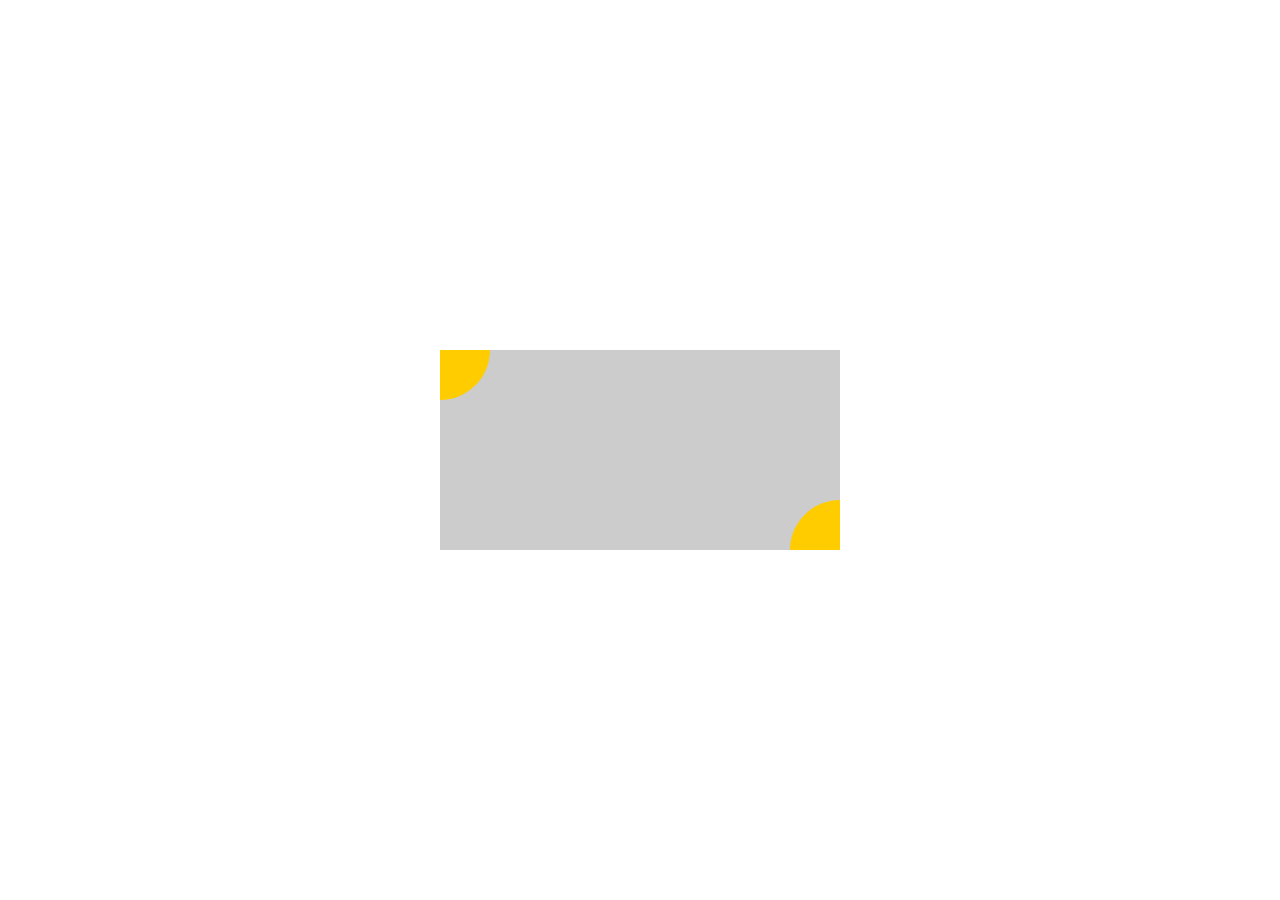
<file: task_1_4_1/index.html>
<!doctype html>
<html>
	<head>
		<meta charset="utf-8">
		<link rel="stylesheet" type="text/css" href="style.css">
		<title>任务四：定位和居中Demo</title>
	</head>
	<body>
		<div class="container">
			<div id="circle-top">
				
			</div>
			<div id="circle-bottom">
				
			</div>
		</div>
	</body>
</html>
</file>
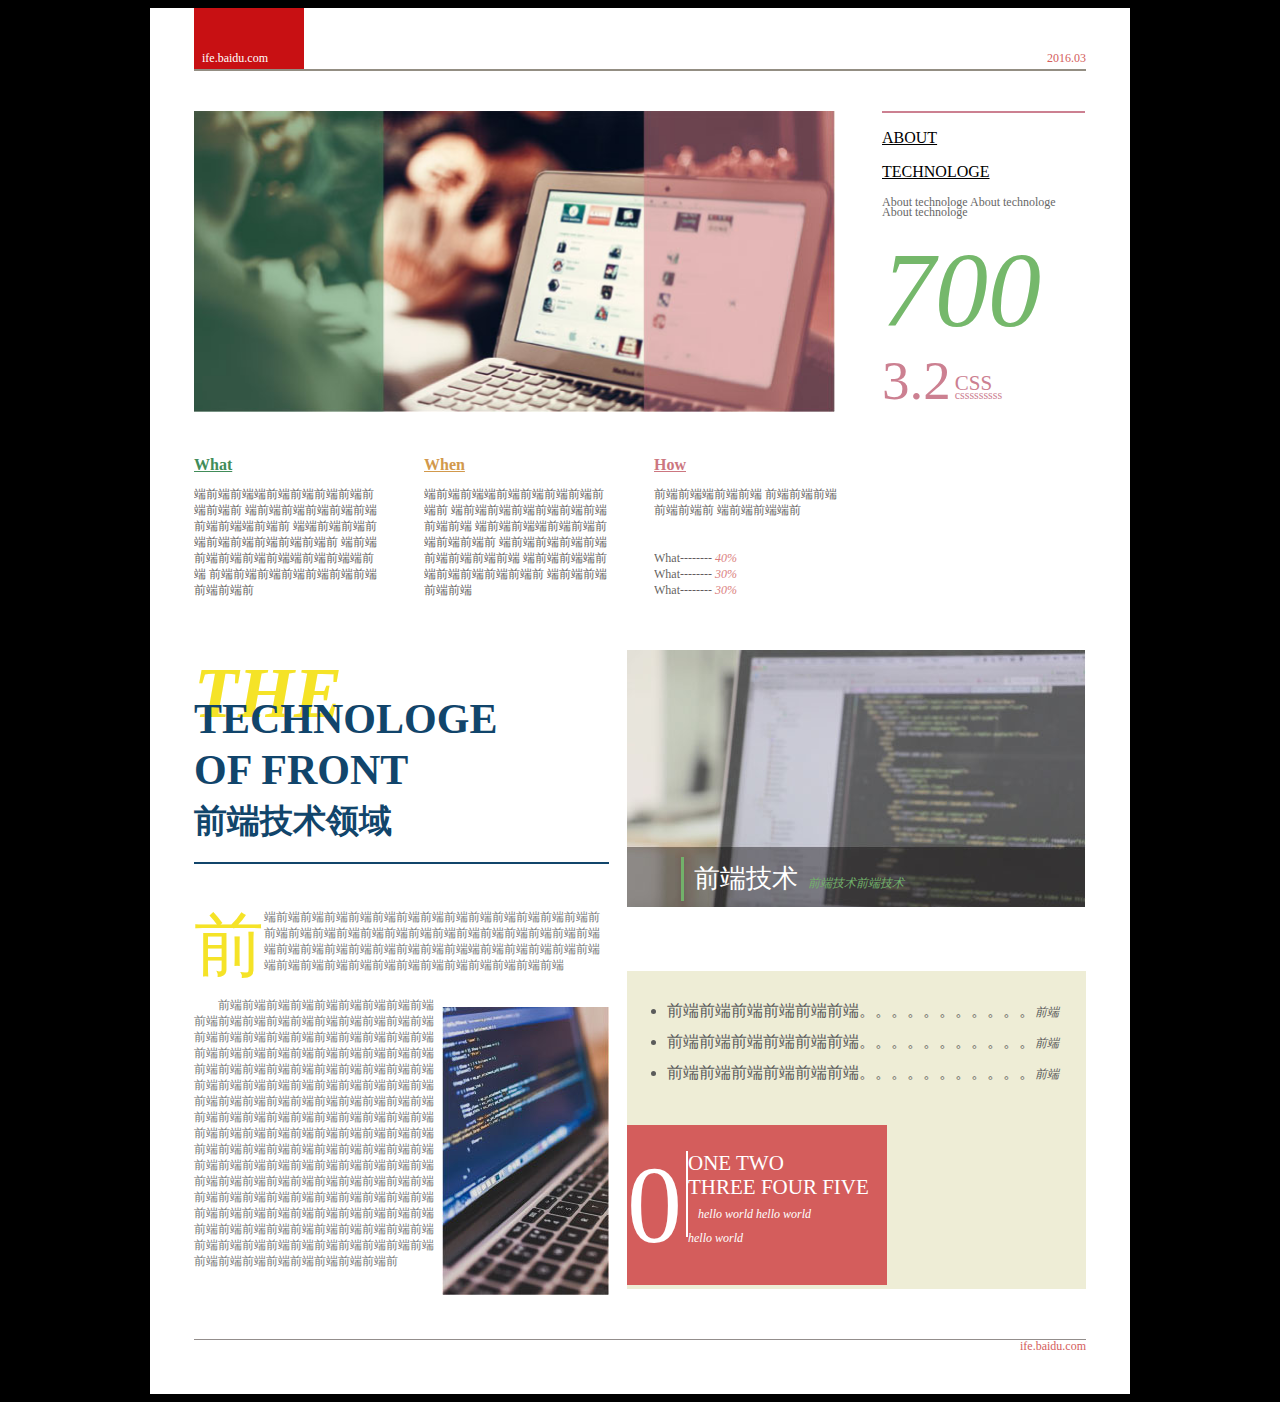
<file: task_1_6_1/index.html>
<!doctype html>
<html>
<head>
<meta charset="utf-8">
<link rel="stylesheet" href="style.css" type="text/css">
<title>通过HTML及CSS模拟报纸排版</title>
</head>
<body>
	<div id="container">
		<header id="header">
			<span id="site">ife.baidu.com</span>
			<span id="date">2016.03</span>
			<hr/>
		</header>
		<article id="main">
			<div id="top">
				<div id="top1">
					<img src="./images/task_1_6_1_03.jpg" alt="" id="top1-img">
					<div id="top1-text">
						<hr>
						<p class="subtitle">ABOUT</p>
						<p class="subtitle">TECHNOLOGE</p>
						<p class="art">About technologe About technologe About technologe</p>
						<p><span id="num">700</span><br/>
						<span id="num1">3.2</span>
						<span class="num"><span id="num2">CSS</span>
						<span id="num3">csssssssss</span></span></p>
					</div>
				</div>
				<div id="top2">
					<div class="top2-text">
						<span id="a1">What</span><p>端前端前端端前端前端前端前端前端前端前 端前端前端前端前端前端前端前端端前端前 端端前端前端前端前端前端前端前端前端前 端前端前端前端前端前端端前端前端端前端 前端前端前端前端前端前端前端前端前端前</p>
					</div>
					<div class="top2-text">
						<span id="a2">When</span><p>端前端前端端前端前端前端前端前端前 端前端前端前端前端前端前端前端前端 端前端前端端前端前端前端前端前端前 端前端前端前端前端前端前端前端前端 端前端前端端前端前端前端前端前端前 端前端前端前端前端</p>
					</div>
					<div class="top2-text">
						<span id="a3">How</span><p>前端前端端前端前端 前端前端前端前端前端前 端前端前端端前 <br><br><br>What-------- <span class="top2-num">40%</span><br>What-------- <span class="top2-num">30%</span><br>What-------- <span class="top2-num">30%</span></p>
					</div>
				</div>
			</div>
			<div id="bottom">
				<div id="bottom-left">
					<h2><span id="blt">THE</span> TECHNOLOGE</h2>
					<h2> OF FRONT</h2>
					<h3>前端技术领域</h3>
					<h3><hr style="width: 415px;height: 2px;border: 0;background: #11456b"></h3>
					<span style="display: inline-block; font: 70px/70px '微软雅黑';color: #f5e327;">前</span><p style="display: inline-block;text-indent: 0em;">端前端前端前端前端前端前端前端前端前端前端前端前端前端前<br>前端前端前端前端前端前端前端前端前端前端前端前端前端前端<br>端前端前端前端前端前端前端前端前端端前端前端前端前端前端<br>端前端前端前端前端前端前端前端前端前端前端前端前端</p>
					<p>前端前端前端前端前端前端前端前端前端<img src="images/task_1_6_1_11.jpg">前端前端前端前端前端前端前端前端前端前端前端前端前端前端前端前端前端前端前端前端前端前端前端前端前端前端前端前端前端前端前端前端前端前端前端前端前端前端前端前端前端前端前端前端前端前端前端前端前端前端前端前端前端前端前端前端前端前端前端前端前端前端前端前端前端前端前端前端前端前端前端前端前端前端前端前端前端前端前端前端前端前端前端前端前端前端前端前端前端前端前端前端前端前端前端前端前端前端前端前端前端前端前端前端前端前端前端前端前端前端前端前端前端前端前端前端前端前端前端前端前端前端前端前端前端前端前端前端前端前端前端前端前端前端前端前端前端前端前端前端前端前端前端前端前端前端前端前端前端前端前端前端前端前端前端前端前端前端前</p>
				</div>
				<div id="bottom-right">
					<img src="images/task_1_6_1_07.jpg" alt="" id="bottom-img">
					<span>前端技术<span>前端技术前端技术</span></span>
					<div id="bottom-rd">
						<ul>
							<li>前端前端前端前端前端前端。。。。。。。。。。。<span>前端</span></li>
							<li>前端前端前端前端前端前端。。。。。。。。。。。<span>前端</span></li>
							<li>前端前端前端前端前端前端。。。。。。。。。。。<span>前端</span></li>
						</ul>
						<div>
							<span id="b1">0</span>
							<span id="b2">ONE TWO <br>THREE FOUR FIVE<br><span style="font: 12px/6px;color: #fff;">hello world hello world<br>hello world</span></span>
						</div>
					</div>
				</div>
			</div>
		</article>
		<footer id="footer">
			<hr/>
			<span>ife.baidu.com</span>
		</footer>
	</div>
</body>
</html>
</file>
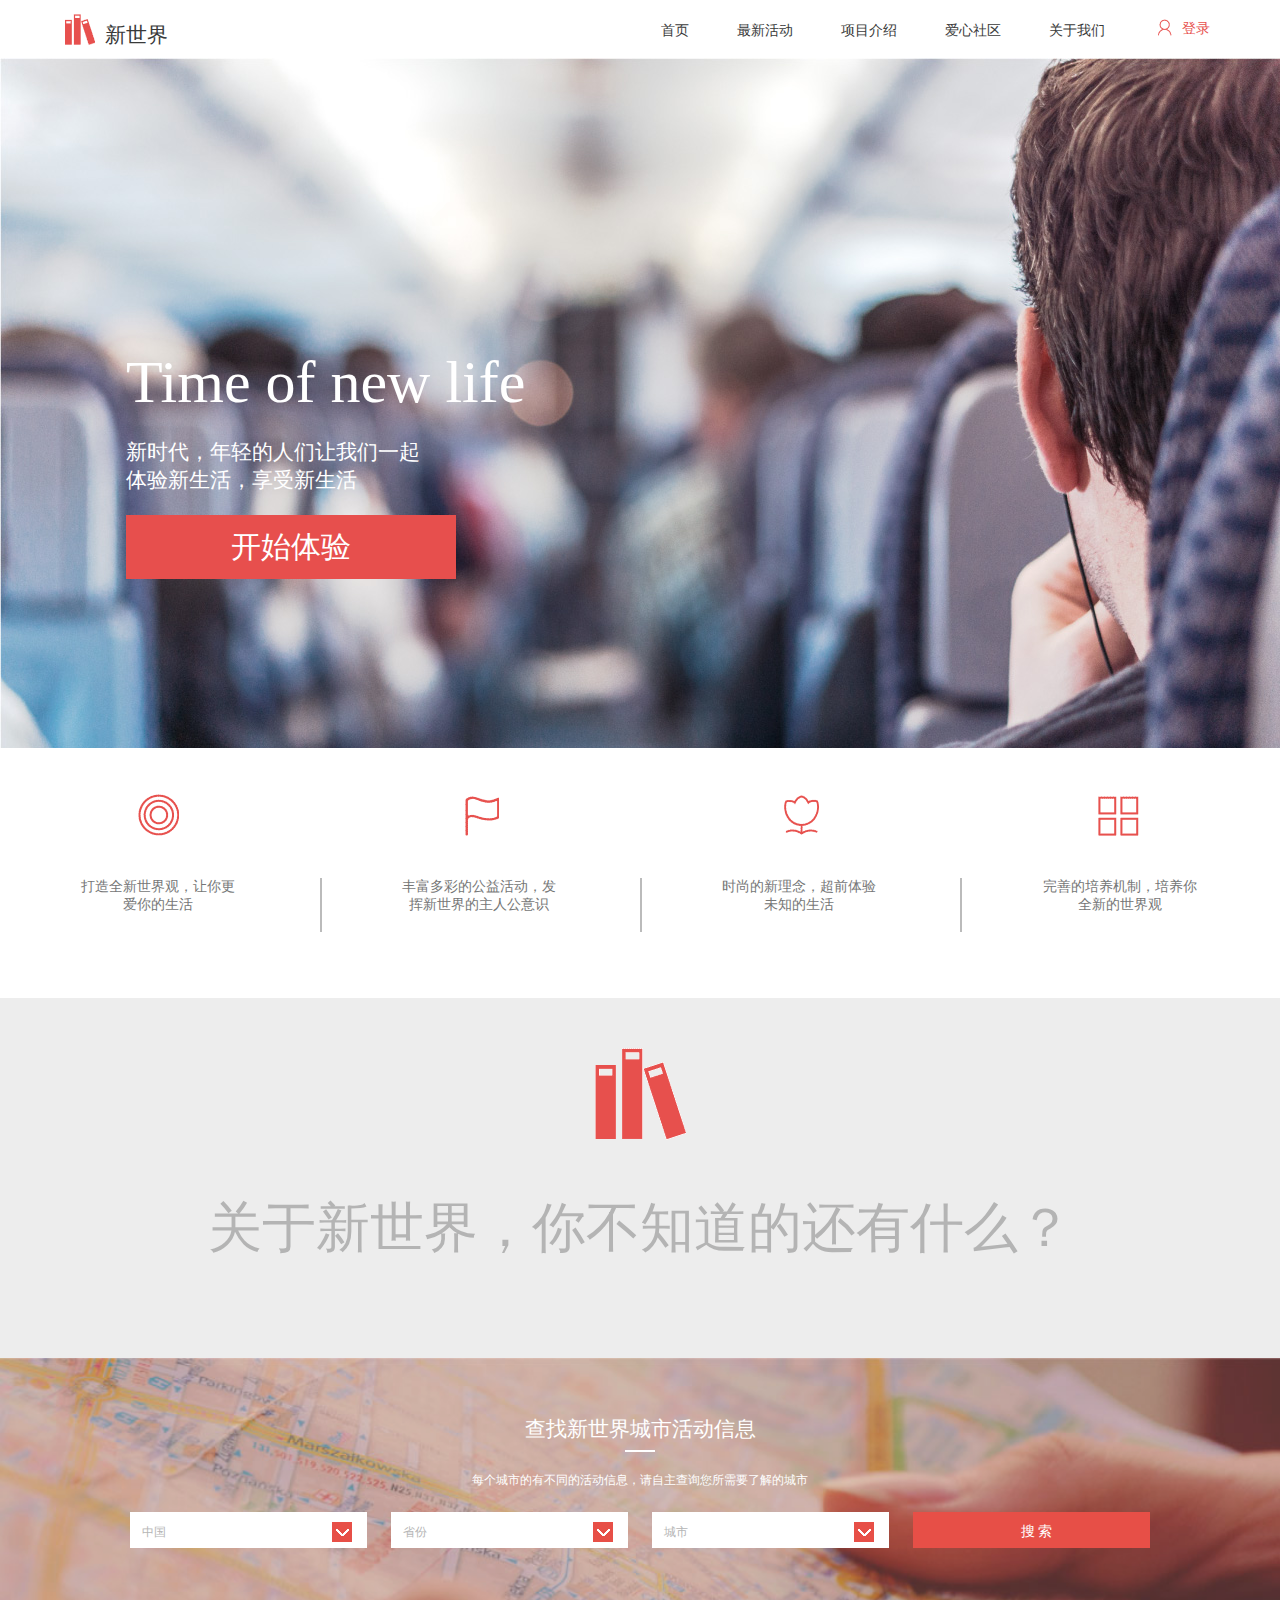
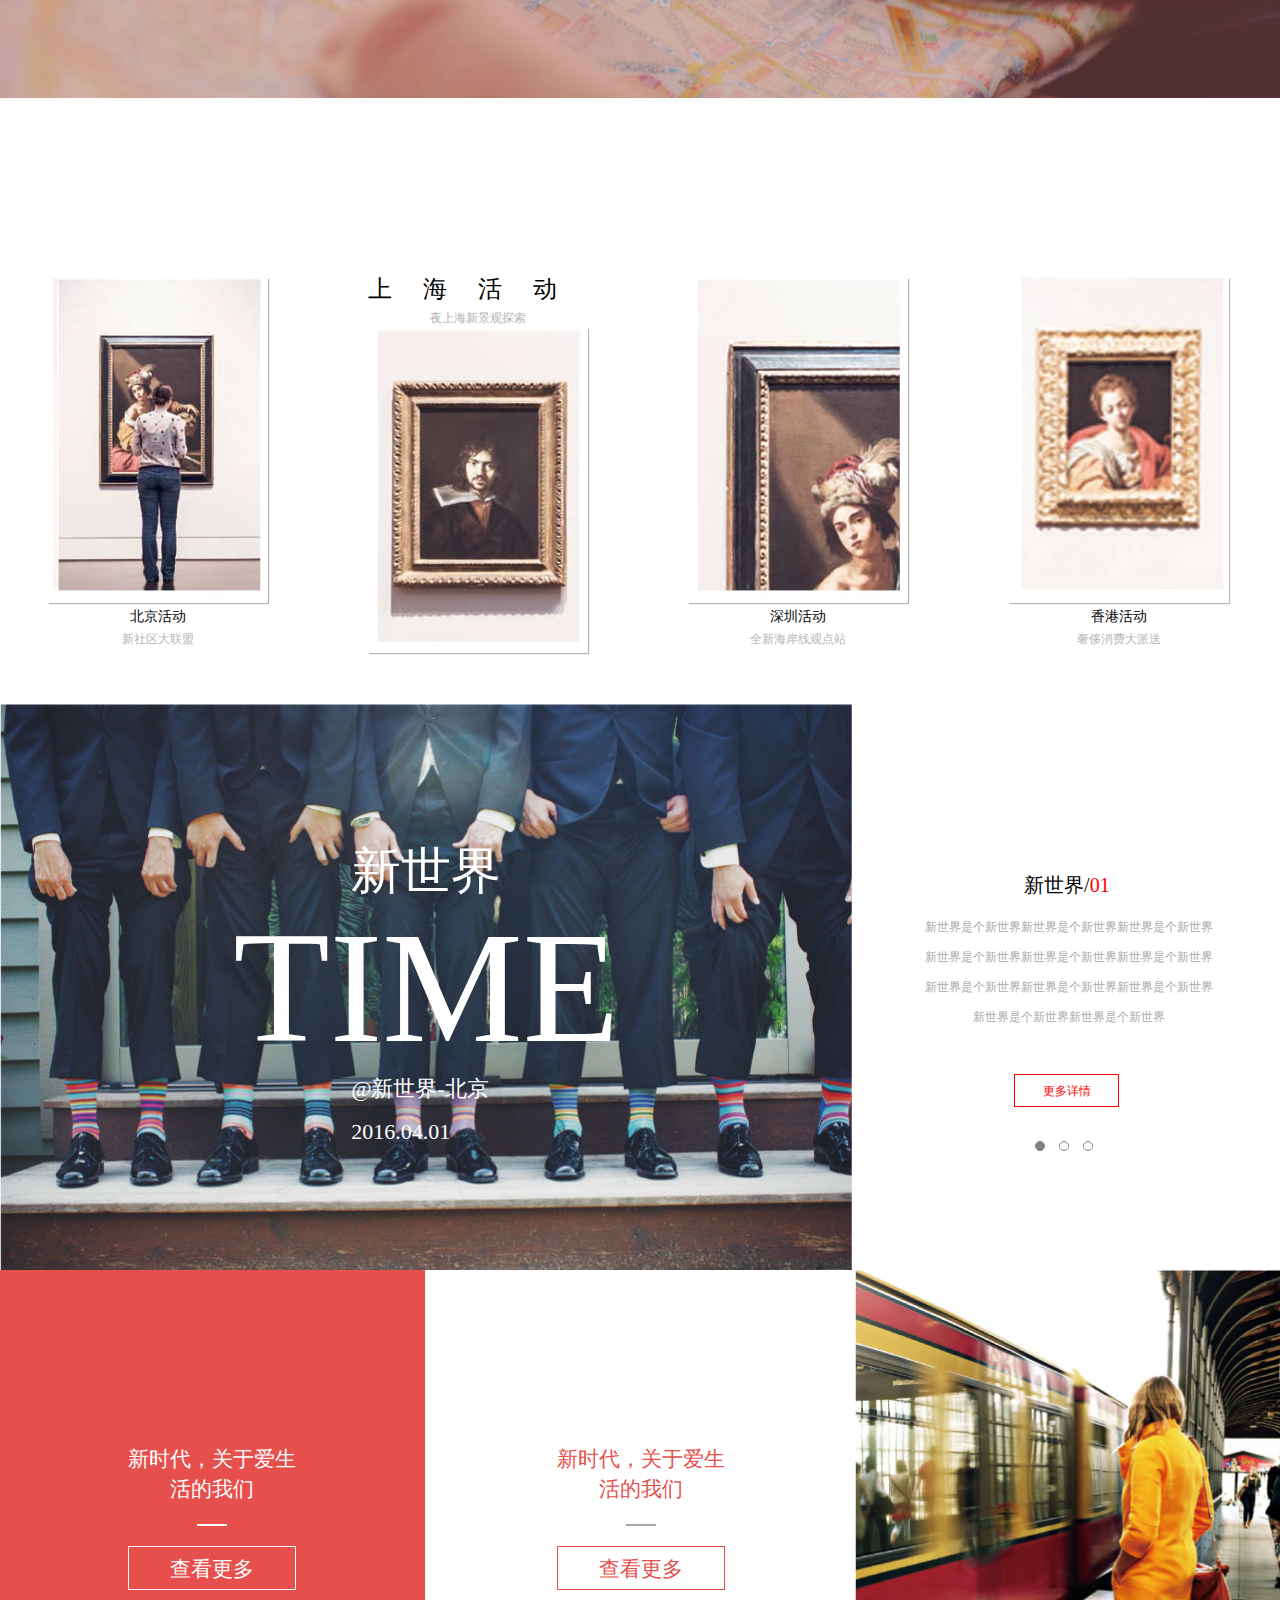
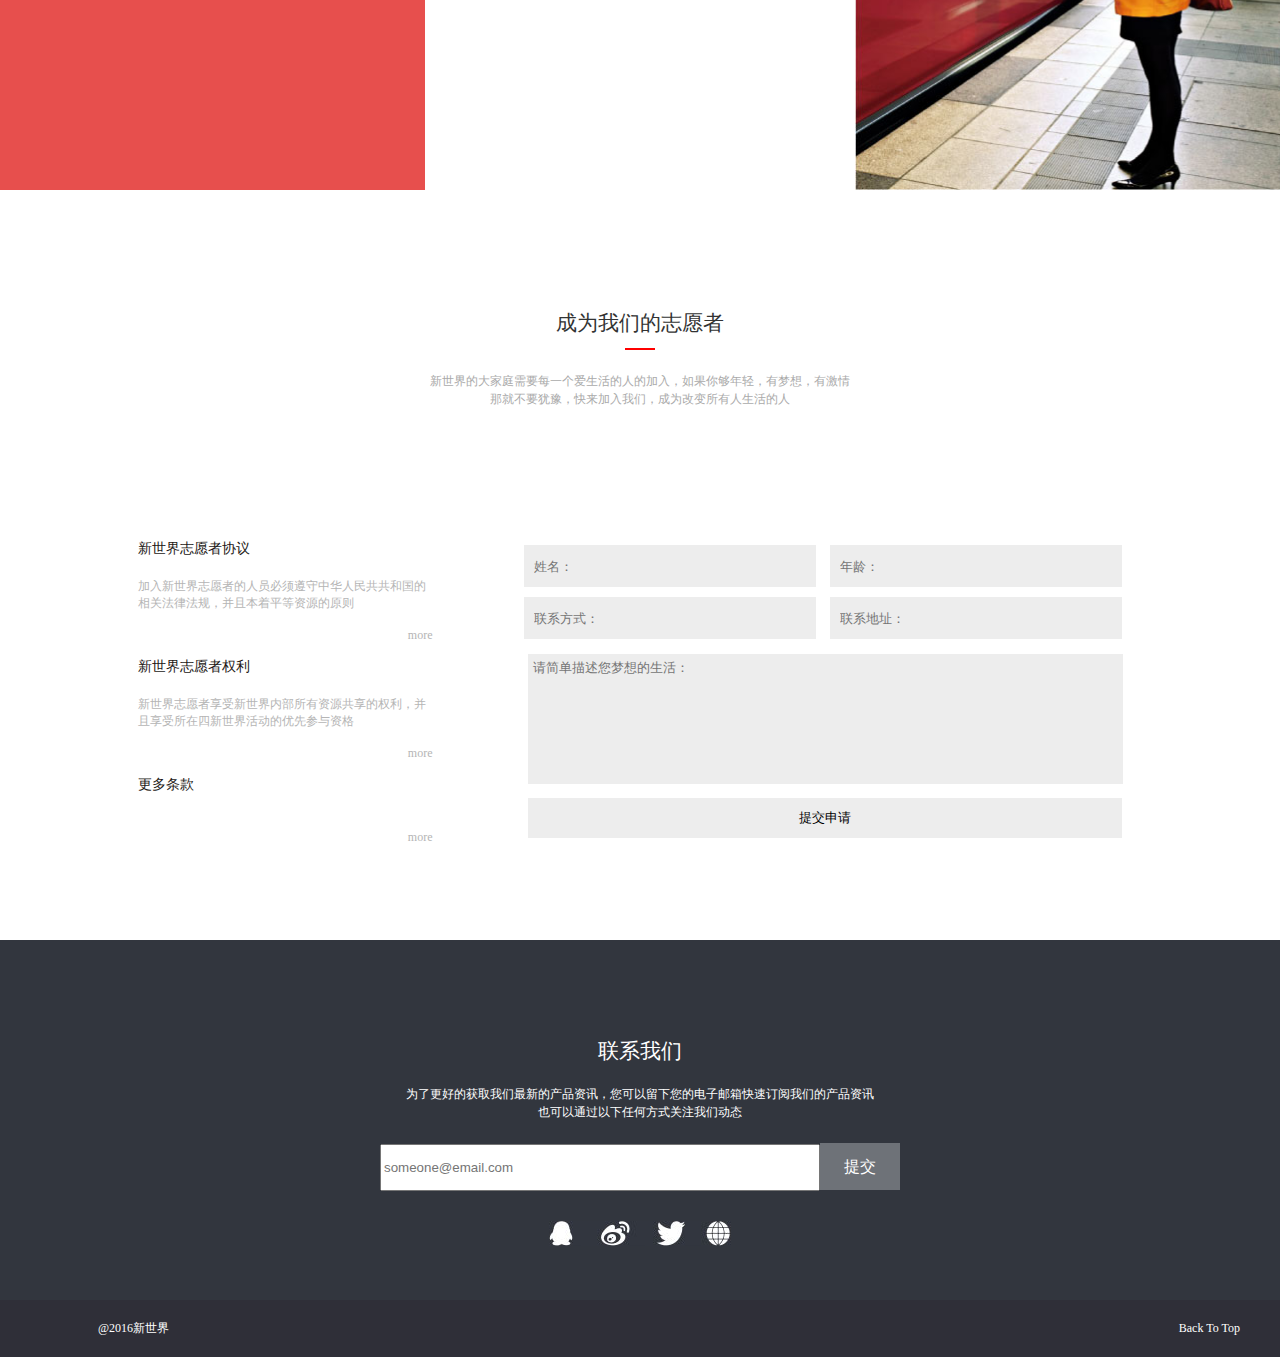
<file: task_1_7_1/index.html>
<!doctype html>
<html>
<head>
<meta charset="utf-8">
<link rel="stylesheet" href="index.css" type="text/css">
<title>实现常见的技术产品官网的页面架构及样式布局</title>
</head>
<body>
<div id="container">
  <header id="header">
    <div class="logo"> <a href=""> <img src="./images/logo-book.png" alt="logo" class="logo-book">
      <p class="newworld">新世界</p>
      </a> </div>
    <div class="login"> <a href="#"><img src="./images/login.png" alt="" class="loginicon"><span class="logintext">登录</span></a> </div>
    <nav id="nav">
      <ul id="menu">
        <li><a href="#">首页</a></li>
        <li><a href="#">最新活动</a></li>
        <li><a href="#">项目介绍</a></li>
        <li><a href="#">爱心社区</a></li>
        <li><a href="#">关于我们</a></li>
      </ul>
    </nav>
  </header>
  <div id="main">
    <div class="content1">
      <h2>Time of new life</h2>
      <p>新时代，年轻的人们让我们一起  体验新生活，享受新生活</p>
      <span>开始体验</span> </div>
    <div class="content2">
      <div class="cube">
        <div class="logo" id="logo1"></div>
        <div class="text">
          <p>打造全新世界观，让你更爱你的生活</p>
        </div>
      </div>
      <div class="cube">
        <div class="logo" id="logo2"></div>
        <div class="text left-border">
          <p>丰富多彩的公益活动，发挥新世界的主人公意识</p>
        </div>
      </div>
      <div class="cube">
        <div class="logo" id="logo3"></div>
        <div class="text left-border">
          <p>时尚的新理念，超前体验未知的生活</p>
        </div>
      </div>
      <div class="cube">
        <div class="logo" id="logo4"></div>
        <div class="text left-border">
          <p>完善的培养机制，培养你全新的世界观</p>
        </div>
      </div>
    </div>
    <div class="content3"> <img src="./images/logo-book-big.png" alt="">
      <p>关于新世界，你不知道的还有什么？</p>
    </div>
    <div class="content4">
      <div class="mask"></div>
      <div class="title">
        <h2>查找新世界城市活动信息</h2>
        <div class="line"></div>
        <p>每个城市的有不同的活动信息，请自主查询您所需要了解的城市</p>
      </div>
      <div class="selector-container">
        <div class="selector-wraper">
          <div class="selector"><a>中国</a>
            <div class="arrow"></div>
          </div>
          <div class="selector"><a>省份</a>
            <div class="arrow"></div>
          </div>
          <div class="selector"><a>城市</a>
            <div class="arrow"></div>
          </div>
          <div class="button"><a>搜   索</a></div>
        </div>
      </div>
    </div>
    <div class="content5">
      <div class="subcontainer">
        <div class="post post1"></div>
        <div class="text">
          <div class="title">北京活动</div>
          <div class="subtitle">新社区大联盟</div>
        </div>
      </div>
      <div class="subcontainer">
        <div class="text text2">
          <div class="title">上海活动</div>
          <div class="subtitle">夜上海新景观探索</div>
        </div>
        <div class="post post2"></div>
      </div>
      <div class="subcontainer">
        <div class="post post3"></div>
        <div class="text">
          <div class="title">深圳活动</div>
          <div class="subtitle">全新海岸线观点站</div>
        </div>
      </div>
      <div class="subcontainer">
        <div class="post post4"></div>
        <div class="text">
          <div class="title">香港活动</div>
          <div class="subtitle">奢侈消费大派送</div>
        </div>
      </div>
    </div>
    <div class="content6">
      <div class="lside">
        <div class="title">
          <h1>新世界</h1>
          <h2>TIME</h2>
          <h3>&#64;新世界-北京2016.04.01</h3>
        </div>
      </div>
      <div class="rside">
        <h1>新世界/<span>01</span></h1>
        <p>新世界是个新世界新世界是个新世界新世界是个新世界 新世界是个新世界新世界是个新世界新世界是个新世界 新世界是个新世界新世界是个新世界新世界是个新世界 新世界是个新世界新世界是个新世界</p>
        <div class="more">更多详情</div>
        <div class="tab">
          <div class="button sel"></div>
          <div class="button"></div>
          <div class="button"></div>
        </div>
      </div>
    </div>
    <div class="content7">
      <div class="sub-container" id="item1">
        <div class="blank"></div>
        <div class="title">新时代，关于爱生活的我们</div>
        <div class="line"></div>
        <div class="more">查看更多</div>
      </div>
      <div class="sub-container" id="item2">
        <div class="blank"></div>
        <div class="title">新时代，关于爱生活的我们</div>
        <div class="line"></div>
        <div class="more">查看更多</div>
      </div>
      <div class="sub-container" id="item3"> </div>
    </div>
    <div class="content8">
      <div class="top">
        <h2>成为我们的志愿者</h2>
        <div class="line"></div>
        <p>新世界的大家庭需要每一个爱生活的人的加入，如果你够年轻，有梦想，有激情 那就不要犹豫，快来加入我们，成为改变所有人生活的人 </p>
      </div>
      <div class="content">
          <div class="left">
            <div class="contact">
              <div class="name">新世界志愿者协议</div>
              <div class="txt">加入新世界志愿者的人员必须遵守中华人民共共和国的相关法律法规，并且本着平等资源的原则</div>
              <div class="more">
                <div class="arrow"></div>
                <div>more</div>
              </div>
            </div>
            <div class="contact">
              <div class="name">新世界志愿者权利</div>
              <div class="txt">新世界志愿者享受新世界内部所有资源共享的权利，并且享受所在四新世界活动的优先参与资格</div>
              <div class="more">
                <div class="arrow"></div>
                <div>more</div>
              </div>
            </div>
            <div class="contact">
              <div class="name">更多条款</div>
              <div class="more">
                <div class="arrow"></div>
				  <div>more</div>
            </div>
          </div>
        </div>
        <div class="right">
          <form action="" class="form">
            <input type="text" class="item1" placeholder="姓名：">
            <input type="text" class="item2" placeholder="年龄：">
            <input type="text" class="item3" placeholder="联系方式：">
            <input type="text" class="item4" placeholder="联系地址：">
            <textarea name="" id="" cols="30" rows="10" placeholder="请简单描述您梦想的生活："></textarea>
            <button>提交申请</button>
          </form>
        </div>
      </div>
    </div>
  </div>
  <footer id="footer">
    <div class="contactus">
     <div class="contact-title">
     	<h3>联系我们</h3>
      	<p>为了更好的获取我们最新的产品资讯，您可以留下您的电子邮箱快速订阅我们的产品资讯 也可以通过以下任何方式关注我们动态</p>
     </div>
     	<div class="contact-email">
     		<input class="input" type="text" placeholder="someone@email.com"><input type="button" class="button" value="提交">
     	</div>
      	
      <div class="share"></div>
    </div>
    <div class="copyright"> <span class="left">&#64;2016新世界</span> <span class="right">Back To Top</span> </div>
  </footer>
</div>
</body>
</html>
</file>
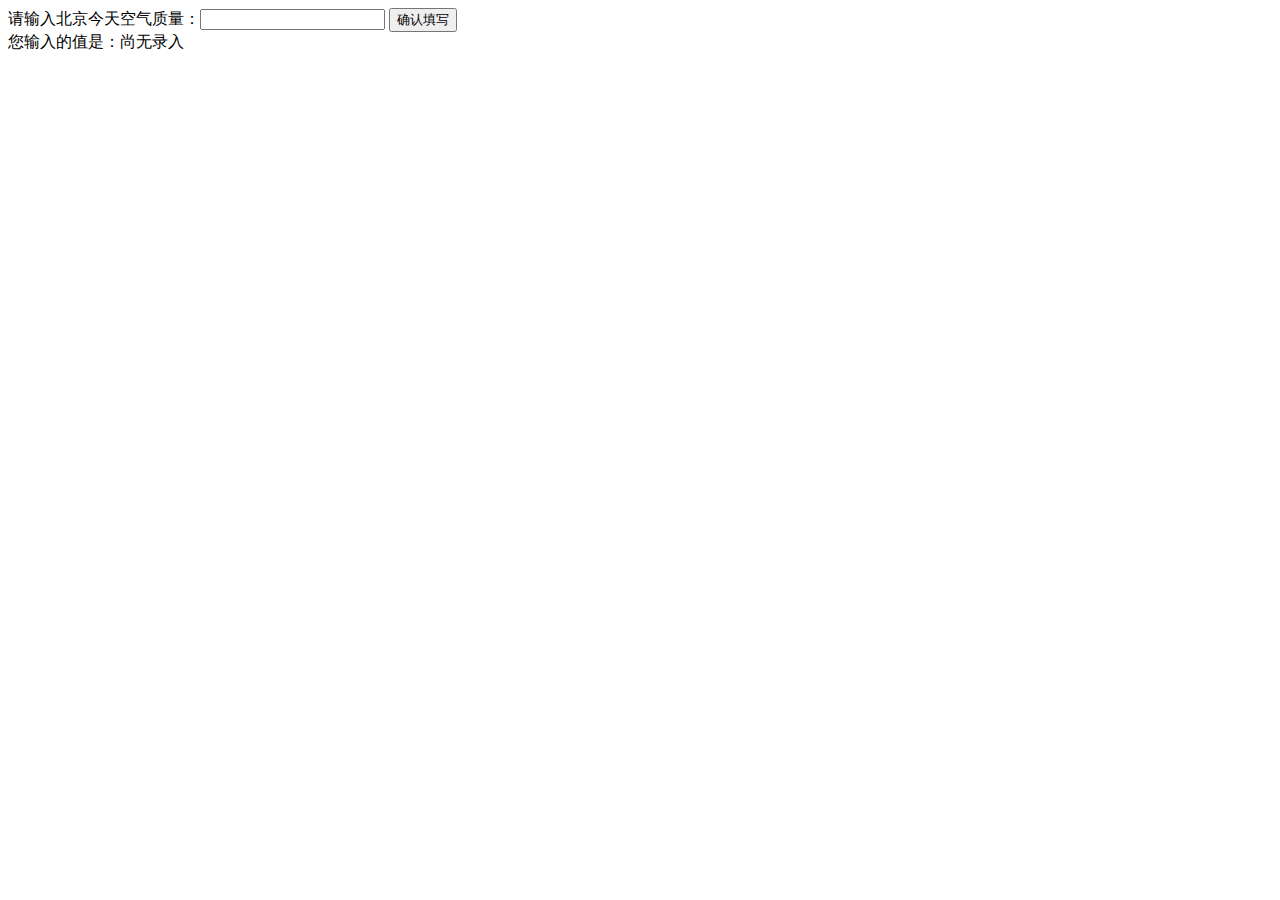
<file: javascript/task_1_1_1/index.html>
<!DOCTYPE html>
<html>
  <head>
    <meta charset="utf-8">
    <title>IFE JavaScript Task 01</title>
  </head>
<body>

  <label>请输入北京今天空气质量：<input id="aqi-input" type="text"></label>
  <button id="button">确认填写</button>

  <div>您输入的值是：<span id="aqi-display">尚无录入</span></div>

<script type="text/javascript">

(function() {
  /*    
  在注释下方写下代码
  给按钮button绑定一个点击事件
  在事件处理函数中
  获取aqi-input输入的值，并显示在aqi-display中
  */
  var button=document.getElementById('button');
  button.onclick=function(){
    document.getElementById('aqi-display').innerHTML=document.getElementById('aqi-input').value;
  }
})();

</script>
</body>
</html>
</file>
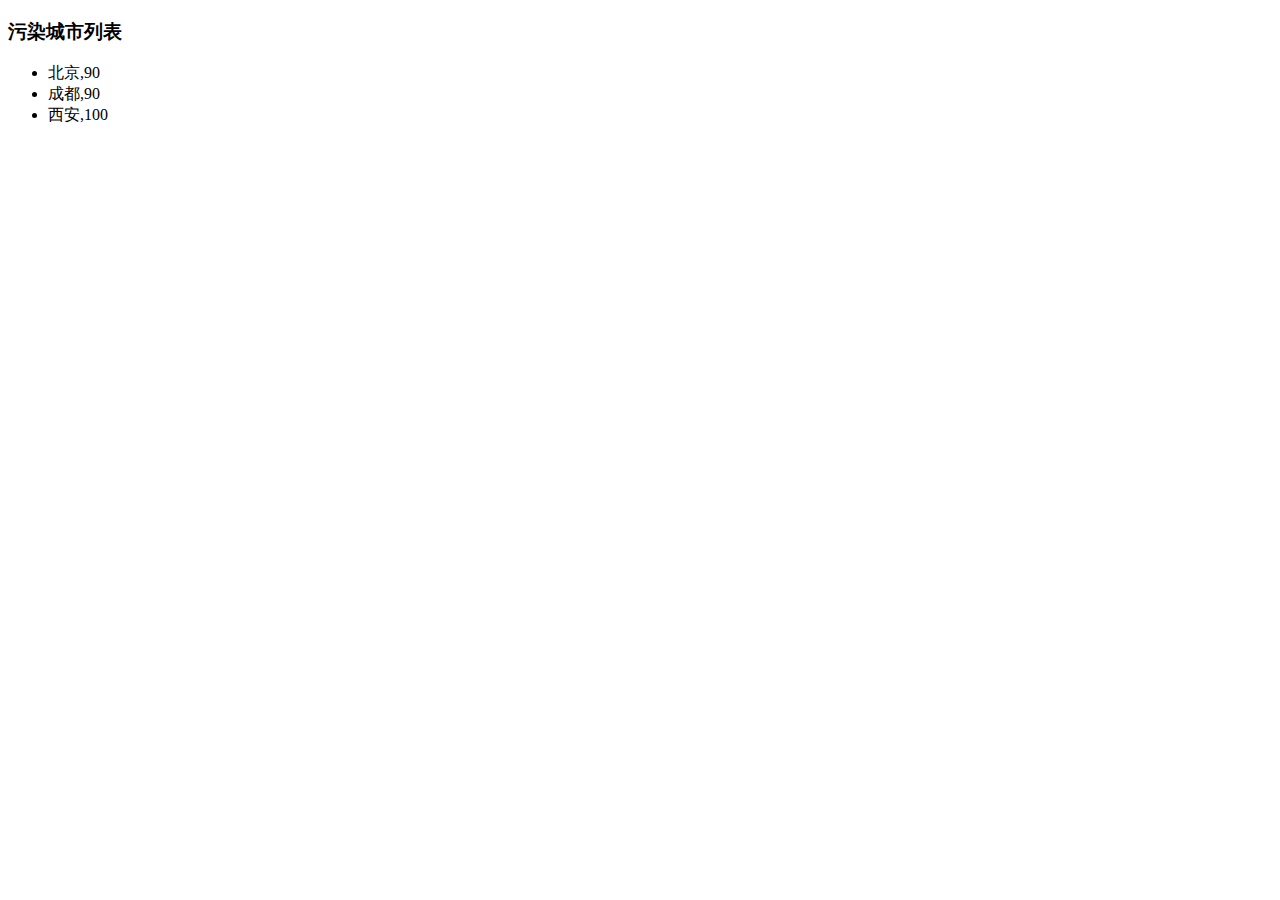
<file: javascript/task_1_2_1/index.html>
<!DOCTYPE html>
<html>
  <head>
    <meta charset="utf-8">
    <title>IFE JavaScript Task 01</title>
  </head>
<body>

  <h3>污染城市列表</h3>
  <ul id="aqi-list">
<!--   
    <li>第一名：福州（样例），10</li>
      <li>第二名：福州（样例），10</li> -->
  </ul>

<script type="text/javascript">

var aqiData = [
  ["北京", 90],
  ["上海", 50],
  ["福州", 10],
  ["广州", 50],
  ["成都", 90],
  ["西安", 100]
];

(function () {

  /*
  在注释下方编写代码
  遍历读取aqiData中各个城市的数据
  将空气质量指数大于60的城市显示到aqi-list的列表中
  */
  for (var i=0;i<aqiData.length;i++) {
      //console.log(aqiData[i])获取aqiData数组元素；
      var j=aqiData[i];
      //console.log(j[1]);获取空气质量数值；
      if (j[1]>60) {
        var ul=document.getElementById('aqi-list');
        var item=document.createElement("li");//创建li标签
        item.innerHTML=aqiData[i];//给li赋值内容；
        ul.appendChild(item);//添加li元素；
      }
    }
})();

</script>
</body>
</html>
</file>
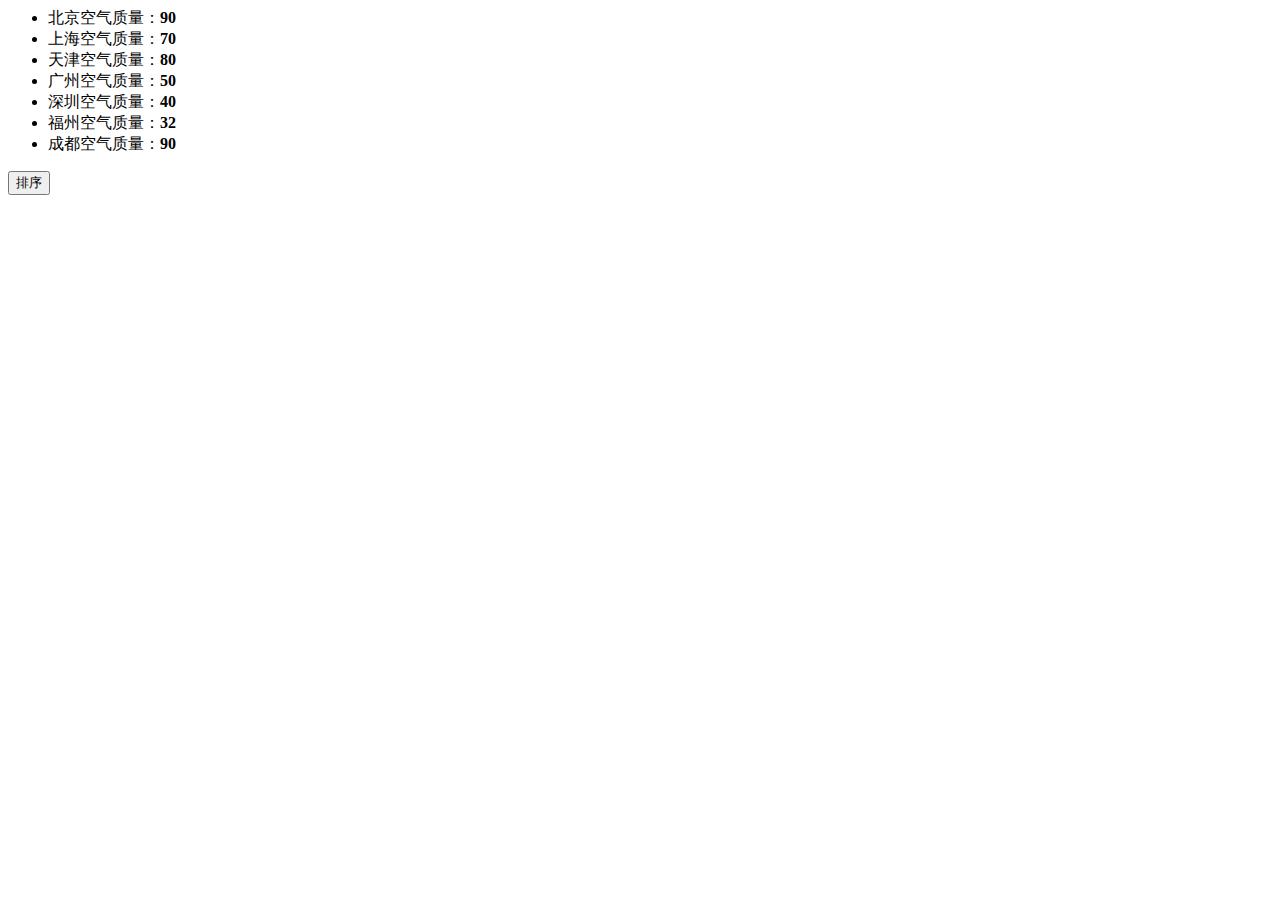
<file: javascript/task_1_3_1/index.html>
<!DOCTYPE>
<html>
  <head>
    <meta charset="utf-8">
    <title>IFE JavaScript Task 01</title>
  </head>
<body>

  <ul id="source">
    <li>北京空气质量：<b>90</b></li>
    <li>上海空气质量：<b>70</b></li>
    <li>天津空气质量：<b>80</b></li>
    <li>广州空气质量：<b>50</b></li>
    <li>深圳空气质量：<b>40</b></li>
    <li>福州空气质量：<b>32</b></li>
    <li>成都空气质量：<b>90</b></li>
  </ul>

  <ul id="resort">
    <!-- 
    <li>第一名：北京空气质量：<b>90</b></li>
    <li>第二名：北京空气质量：<b>90</b></li>
    <li>第三名：北京空气质量：<b>90</b></li>
     -->

  </ul>

  <button id="sort-btn">排序</button>

<script type="text/javascript">

/**
 * getData方法
 * 读取id为source的列表，获取其中城市名字及城市对应的空气质量
 * 返回一个数组，格式见函数中示例
 */
 
function getData() {
  /*
  coding here
  */
  	var elList = document.getElementById('source').children;//获取ul标签li元素；
	var data=[];
	for(i=0;i<elList.length;i++){
		//拆分li元素；
	 	var city = elList[i].firstChild.data;
	 	var num = elList[i].firstElementChild.innerHTML;
	 	//写入数组；
	 	data.push([city,num]);
	 }
  /*
  data = [
    ["北京", 90],
    ["北京", 90]
    ……
  ]
  */
  
  return data;

}

/**
 * sortAqiData
 * 按空气质量对data进行从小到大的排序
 * 返回一个排序后的数组
 */
function sortAqiData(data) {
	//以数值方式比较大小；
	data.sort(function(a,b){
		return a[1]-b[1];
	})
	return data;
}

/**
 * render
 * 将排好序的城市及空气质量指数，输出显示到id位resort的列表中
 * 格式见ul中的注释的部分
 */
function render(data) {
	var ul=document.getElementById('resort');
	var CNum = ["一","二","三","四","五","六","七","八","九","十"];
	var items='';
	//遍历每个元素
	data.forEach(function(element,index){
		items +="<li>第"+CNum[index]+"名："+element[0]+"<b>"+element[1]+"</b>"+"</li>";
	})
	ul.innerHTML =items;
}

function btnHandle() {
  var aqiData = getData();
  aqiData = sortAqiData(aqiData);
  render(aqiData);
}

function init() {

  // 在这下面给sort-btn绑定一个点击事件，点击时触发btnHandle函数
  var btn = document.getElementById('sort-btn');
  btn.onclick=btnHandle;
}

init();
</script>
</body>
</html>
</file>
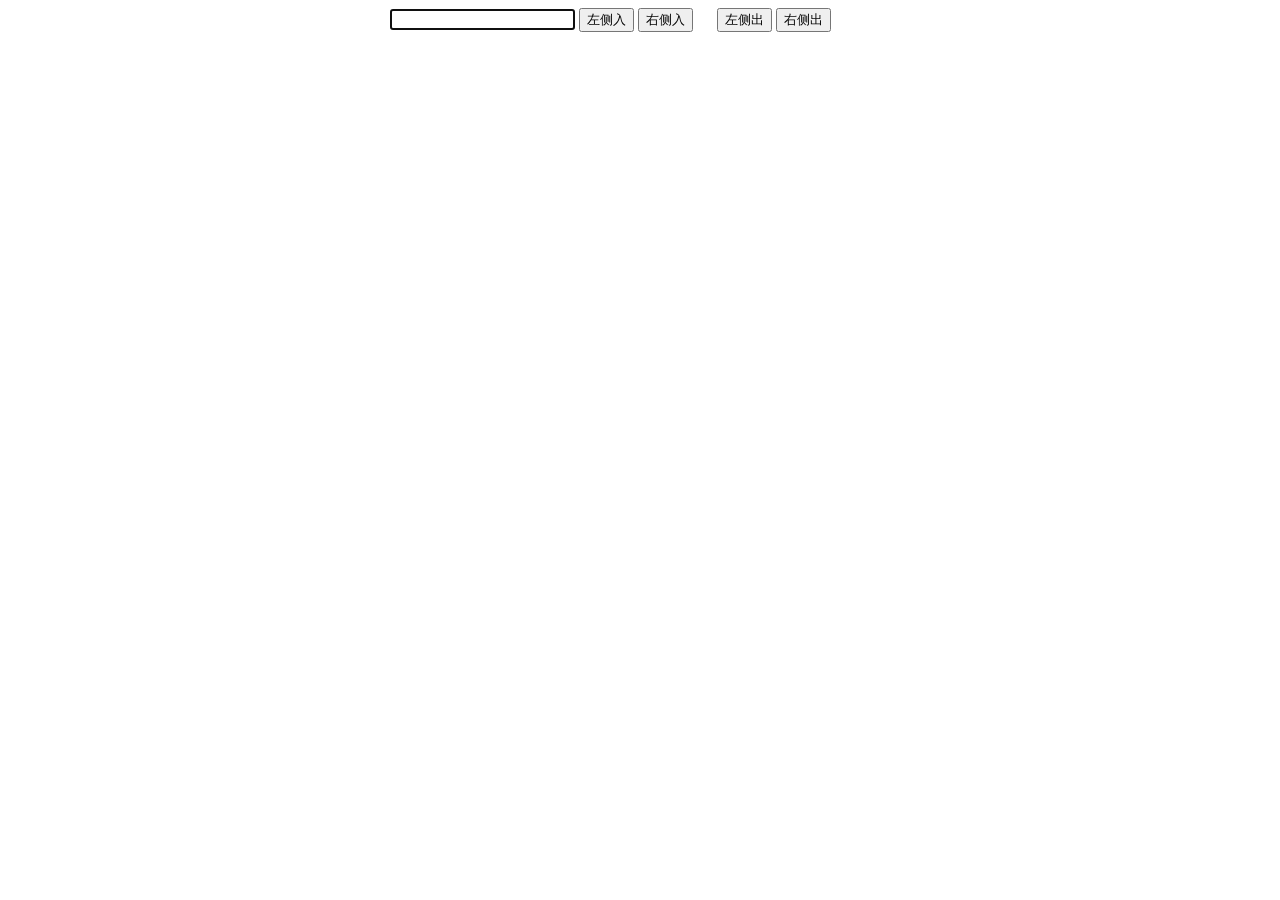
<file: javascript/task_1_4_1/index.html>
<!DOCTYPE html>
<html lang="en">
<head>
	<meta charset="UTF-8">
	<title>ife_javascript_task_1_4_1</title>
	<style>
		#container{
			width: 500px;
			margin: 0 auto;
			text-align: left;
		}
		#btn3{
			margin-left: 20px;
		}
		li{
			list-style: none;
			float: left;
			background-color: red;
			margin-right: 10px;
			text-align: left;
		}
	</style>
</head>
<body>
	<div id="container">
		<input type="text" id="text">
		<button id="btn1">左侧入</button>
		<button id="btn2">右侧入</button>
		<button id="btn3">左侧出</button>
		<button id="btn4">右侧出</button>
		<ul id="box"></ul>
	</div>

	<script>
	//读取各个元素；
		var num=document.getElementById('text');
		var btn1=document.getElementById('btn1');
		var btn2=document.getElementById('btn2');
		var btn3=document.getElementById('btn3');
		var btn4=document.getElementById('btn4');
		//创建空数组；
		var data=[];
		//网页加载聚焦文本框；
		text.focus();
		//将文本数值从左侧插入；
		function left_in(){
			var val=Number(num.value);
			data.unshift(val);
			sendValue();
		}
		//将文本数值从右侧插入；
		function right_in(){
			var val=Number(num.value);
			data.push(val);
			sendValue();
		}
		//将li数值元素发布到网页；
		function sendValue(){
			var ul=document.getElementById('box');
			var items=""
			data.forEach(function(element){	
				items +="<li>"+element+"</li>";
			});
			ul.innerHTML=items;
			num.value="";
			text.focus();
		}
		//从左侧删除li元素；
		function left_out(){
			data.shift();
			sendValue();
		}
		//从右侧删除li元素；
		function right_out(){
			data.pop();
			sendValue();
			
		}
		//删除任意li元素；
		function removeElement(){
			if(event.target.nodeName.toLowerCase()=="li"){
        		box.removeChild(event.target);
        	}
		}
		//绑定功能到点击事件；
		btn1.addEventListener("click",left_in);
		btn2.addEventListener("click",right_in);
		btn3.addEventListener("click",left_out);
		btn4.addEventListener("click",right_out);
		box.addEventListener("click",removeElement);
	</script>
</body>
</html>
</file>
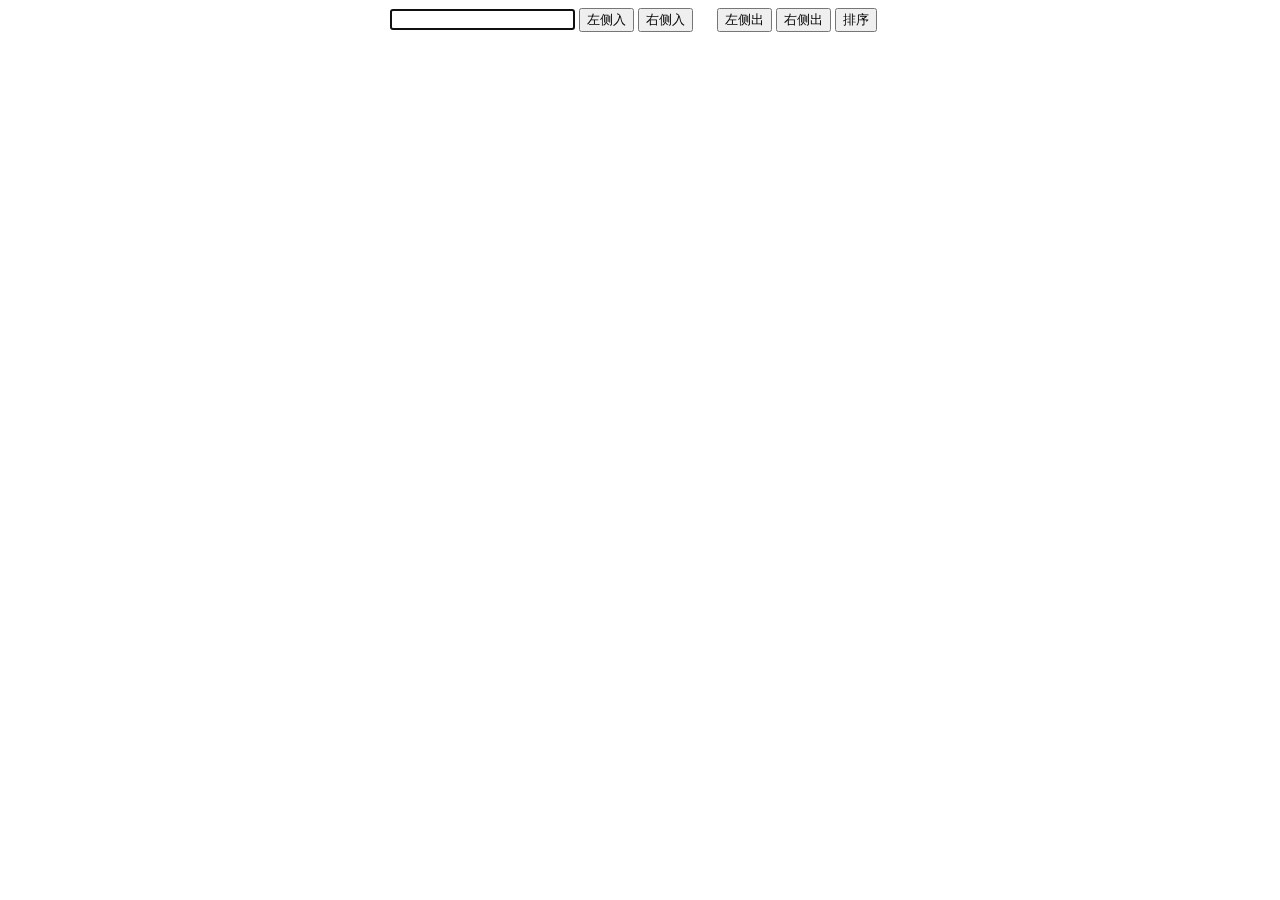
<file: javascript/task_1_5_1/index.html>
<!DOCTYPE html>
<html lang="en">
<head>
	<meta charset="UTF-8">
	<title>ife_javascript_task_1_4_1</title>
	<style>
		#container{
			width: 500px;
			margin: 0 auto;
			text-align: left;
		}
		#btn3{
			margin-left: 20px;
		}
		#box{
			margin-top: 30px;
			width:500px;
			height: 100px
		}
		#box div{
			margin-right: 20px;
			display: inline-block;
			width: 20px;
			background-color: red;
		}
	</style>
</head>
<body>
	<div id="container">
		<input type="text" id="text">
		<button id="btn1">左侧入</button>
		<button id="btn2">右侧入</button>
		<button id="btn3">左侧出</button>
		<button id="btn4">右侧出</button>
		<button id="btn5">排序</button>
		<div id="box"></div>
	</div>

	<script>
	//读取各个元素；
		var num=document.getElementById('text');
		var btn1=document.getElementById('btn1');
		var btn2=document.getElementById('btn2');
		var btn3=document.getElementById('btn3');
		var btn4=document.getElementById('btn4');
		//创建空数组；
		var data=[];
		//网页加载聚焦文本框；
		text.focus();
		//将文本数值从左侧插入；
		function left_in(){
			var val =Number(num.value);
			if(val<10||val>100){
				alert('请输入10-100数字');
				num.value=""
				num.focus();
			}else{
				data.unshift(val);
				sendValue();
			}
			
		}
		//将文本数值从右侧插入；
		function right_in(){
			var val =Number(num.value);
			if(val<10||val>100){
				alert('请输入10-100数字');
				num.value="";
				num.focus();
			}else{
				data.push(val);
				sendValue();
			}
		}
		//将li数值元素发布到网页；
		function sendValue(){
			var div=document.getElementById('box');
			var items=""
			data.forEach(function(element){	
				items +="<div style=\'height:" + parseInt(element) + "px\'></div>";
				console.log(items);
			});
			div.innerHTML=items;
			num.value="";
			text.focus();
		}
		//从左侧删除li元素；
		function left_out(){
			data.shift();
			sendValue();
		}
		//从右侧删除li元素；
		function right_out(){
			data.pop();
			sendValue();
		}
		//对数组进行排列；
		function sort(){
			data.sort(function(a,b){
				return a-b;
			});
		}
		//删除任意li元素；
		function removeElement(){
			if(event.target.nodeName.toLowerCase()=="li"){
        		box.removeChild(event.target);
        	}
		}
		//绑定功能到点击事件；
		btn1.addEventListener("click",left_in);
		btn2.addEventListener("click",right_in);
		btn3.addEventListener("click",left_out);
		btn4.addEventListener("click",right_out);
		btn5.addEventListener("click",function(){
			sort();
			sendValue();
		})
		box.addEventListener("click",removeElement);
	</script>
</body>
</html>
</file>
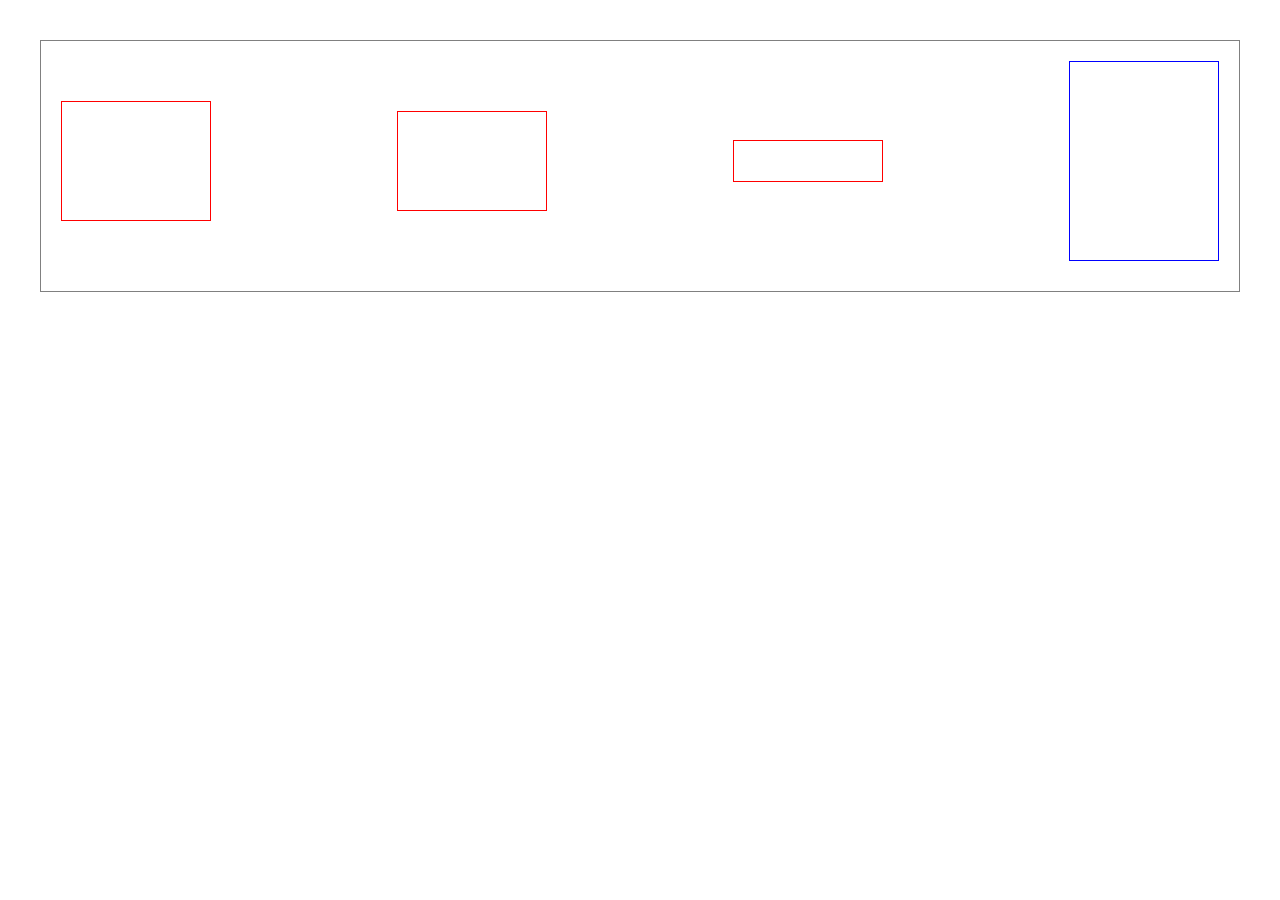
<file: task_1_10_1/test1.html>
<!DOCTYPE html>
<html lang="en">
<head>
	<link rel="stylesheet" href="test1.css">
	<meta charset="UTF-8">
	<title>Document</title>
</head>
<body>
	<div class="container">
		<div class="box1"></div>
		<div class="box2"></div>
		<div class="box3"></div>
		<div class="box4"></div>
	</div>
</body>
</html>
</file>
<file: task_1_4_1/style.css>
@charset "utf-8";
/* CSS Document */
.container{
	position: absolute; /* 垂直水平居中*/
	top:0;right: 0;bottom: 0;left: 0;
	margin:auto;/**/
	width: 400px;
	height: 200px;
	background: #ccc;
	overflow: hidden;
}
/*画半径位50px的圆*/
#circle-top,#circle-bottom{
	width: 100px;
	height: 100px;
	background: #fc0;
	border-radius: 50%;
}
/*精准定位*/
#circle-top{
	position: relative;
	top:-50px;
	left:-50px;
}
#circle-bottom{
	position: relative;
	right: -350px;
	bottom: -50px;
}
</file>
<file: task_1_6_1/style.css>
@charset "utf-8";
/* CSS Document */
body{
	background: black;
}
hr{
	margin: 0;
	border: 0;
}
#container{
	height: 1386px;
	width: 980px;
	background: white;
	margin: 0 auto;
	position: relative;
}
#header,#main,#footer{
	width: 892px;
	margin: 0 44px;
}
#site,#date{
	font: 12px/100px "黑体";
}
#site{
	display: inline-block;
	width: 110px;
	height: 61px;
	background: #C81013;
	color: #ffffff;
	text-indent: 8px;
}
#date{
	color: #d45d5c;
	text-align: right;
	position: absolute;
	right: 44px;
}
#header hr{
	height: 2px;
	background: #938e83;
}
#top{
	margin-top:40px;
	position: relative;
}
#top1-img,#top1-text{
	display: inline-block;
}
#top1-img{
	width: 641px;
	height: 301px;
}
#top1-text{
	width: 204px;
	font-family: "微软雅黑";
	position: absolute;
	top: 0;
	right: 0;
}
#top1-text hr{
	width: 203px;	
	height: 2px;
	background: #cc8091;
}

.subtitle{
	font: 24px/40px;
	text-decoration: underline;
	color: #000;
}
.art{
	font: 12px/10px "楷体";
	color: #676767;
}
#num{
	font: oblique 106px/116px "微软雅黑";
	color: #75b86b;
}
#num1,#num2,#num3{
	color: #cc8091;
}
#num2,#num3{
	display: block;
	line-height: 12px;
}
#num1,.num{
	display: inline-block;
}
#num1{
	font-size: 55px;
}
#num2{
	font-size: 21px;
}
#num3{
	font-size: 12px;
}
.top2-text{
	float: left;
	width: 190px;
	margin: 40px 40px 40px 0px;
}
#a1{
	color: #418c59;
}
#a2{
	color: #d2994c;
}
#a3{
	color: #cc7680;
}
.top2-text p{
	font: 12px/16px "微软雅黑";
	color: #231815;
	opacity: 0.7;
}
#a1,#a2,#a3{
	font: bold 16px/16px "微软雅黑";
	text-decoration: underline;
}
.top2-num{
	font: oblique 12px/16px "微软雅黑";
	color: #cd4a48;
}
#bottom{
	clear: both;
	width: 892px;
}
#bottom h2{
	font: bold 42px/16px "黑体";
	color: #11456b;
}
#bottom h3{
	font: bold 33px/16px "黑体";
	color: #11456b;
}
#blt{
	font: bold oblique 72px/16px "黑体";
	color: #f5e327;
}
#bottom-left{
	width: 415px;
	float: left;
}
#bottom-left p{
	font: 12px/16px "宋体";
	color: #767777;
	text-indent: 2em;
}
#bottom-left img{
	float: right;
	padding-top: 10px;
}
#bottom-right{
	position: relative;
	float: right;
}
#bottom-right>span{
	display: block;
	height: 44px;
	border-left: 3px solid #72b16a;
	position: relative;
	top: -54px;
	left: 54px;
	padding-left: 10px;
	color: #fff;
	font: 26px/44px "微软雅黑";
}
#bottom-right span span{
	color: #72b16a;
	font: oblique 12px/140% "微软雅黑";
	padding-left: 10px;
}
#bottom-rd{
	background: #EEEDD6;
	width: 459px;
	height: 318px;
}
#bottom-rd ul{
	padding-top: 30px;
}
#bottom-rd li{
	font: 16px/20px "宋体";
	color: #5a5b5b;
	text-align: left;
	padding-bottom: 10px;
}
#bottom-rd li span{
	text-align: right;
	font: oblique 12px/20px "宋体";
}
#bottom-rd>div{
	width: 260px;
	height: 160px;
	background: #d45d5c;
	position: relative;
	bottom: -15px;
}
#b1,#b2,#b3{
	color: #fff;
}
#b1{
	display: inline-block;
	font: 110px/160px "微软雅黑";
}
#b2{
	font: 21px/24px "黑体";
	border-left: 2px solid #fff;
	display: inline-block;
	height: 86px;
}
#footer{
	position: relative;
	top:44px;
	clear: both;
	width: 892px;
}
#footer hr{
	
	height: 1px;
	background: #938e8c;
}
#footer span{
	position: absolute;
	color: #d45d5c;
	right: 0px;
	font: 12px/12px "黑体";
}
</file>
<file: task_1_7_1/index.css>
@charset "utf-8";
/* CSS Document */
body, h1, h2, h3, h4{
	margin: 0
}
#container {
	min-width: 1280px;
}
#header {
	height: 58px;
}
#header div {
	display: inline-block;
}
#header .logo {
	margin-left: 50px;
}
.logo-book {
	margin: 13px 10px;
}
.newworld {
	float: right;
	font: 21px/normal Simhei;
	color: #393a3a;
}
.login {
	float: right;
	margin-right: 70px;
	margin-left: 20px;
}
.loginicon {
	position: relative;
	top: 3px;
}
.logintext {
	display: inline-block;
	margin-left: 10px;
	font: 14px/58px Microsoft YaHei;
	color: #e74f4d;
}
#nav {
	float: right;
	margin-right: 33px;
}
#nav a {
	display: inline-block;
	height: 38px;
	text-decoration: none;
	color: #393a3a;
}
#nav a:hover {
	color: #e74f4d;
	border-bottom: 4px solid #e74f4d;
}
#nav li {
	float: left;
	list-style: none;
	margin-left: 48px;
	font: 14px/30px Microsoft YaHei;
}
#main div {
	box-sizing: border-box;
}
.content1 {
	background-color: blue;
	height: 690px;
	position: relative;
	background-position: center;
	background: url(images/content1-background.jpg) no-repeat;
	background-size: cover;
	color: #fff;
	padding-left: 126px;
	padding-top: 290px;
}
.content1 h2 {
	font: 60px Microsoft YaHei;
}
.content1 p {
	font: 21px Microsoft YaHei;
	display: inline-block;
	width: 300px;
}
.content1 span {
	display: block;
	height: 64px;
	width: 330px;
	background-color: #E74F4D;
	text-align: center;
	font: 30px/64px Microsoft YaHei;
}
.content2 {
	padding: 0 auto;
}
.cube {
	display: inline-block;
	height: 250px;
	width: 24.7%;
}
.cube .logo {
	margin: 0 auto;
	width: 42px;
	height: 130px;
	background: url(./images/content2-logo.png) no-repeat;
}
#logo1 {
	background-position: 0px 46px;
}
#logo2 {
	background-position: -53px 46px;
}
#logo3 {
	background-position: -106px 46px;
}
#logo4 {
	background-position: -159px 46px;
}
.text {
	height: 54px;
	width: 100%;
}
.left-border {
	border-left: 2px solid #BBBBBB;
}
.text p {
	width: 155px;
	margin: 0 auto;
	font: 14px/18px SimHei;
	text-align: center;
	color: #767777;
}
.content3 {
	padding-top: 50px;
	text-align: center;
	background-color: #EDEDED;
	height: 360px;
}
.content3 p {
	font: 54px/60px SimHei;
	color: #323333;
	opacity: 0.3;
}
.content4 {
	text-align: center;
	height: 340px;
	background: url(images/content4-background.jpg) no-repeat;
	background-size: cover;
	position: relative;
	color: #ffffff;
}
.content4 .mask {
	position: absolute;
	width: 100%;
	height: 100%;
	background-color: #E74F4D;
	opacity: 0.2;
}
.content4 .title {
	position: relative;
	top: 50px;
}
.content4 h2 {
	font: 21px/42px Microsoft YaHei;
}
.content4 p {
	font: 12px/32px Microsoft YaHei;
}
.content4 .line {
	height: 2px;
	width: 30px;
	background-color: white;
	margin: 0 auto;
}
.content4 .selector-container .selector-wraper {
	display: inline-block;
	padding-top: 54px;
	text-align: left;
}
.content4 .selector-container .selector-wraper .selector {
	border: 2px solid white;
}
.content4 .selector-container .selector-wraper .selector:hover {
	border: 2px solid #e74f47;
}
.content4 .selector-container .selector-wraper div {
	display: inline-block;
	position: relative;
	height: 36px;
	width: 237px;
	background-color: white;
	margin: 0px 10px;
}
.content4 .selector-container .selector-wraper div a {
	font: 12px Microsoft YaHei;
	color: #b5b5b5;
	line-height: 36px;
	padding-left: 10px;
}
.content4 .selector-container .selector-wraper div .arrow {
	position: absolute;
	width: 20px;
	height: 20px;
	right: 3px;
	top: 8px;
	background: url(./images/arrow-down.png) no-repeat;
	background-position: center;
	background-color: #e74f47;
}
.content4 .selector-container .selector-wraper .button {
	background-color: #e74f47;
	text-align: center;
	border: 2px solid #e74f47;
}
.content4 .selector-container .selector-wraper .button a {
	color: white;
	font-size: 14px;
}
.content5 {
	height: 606px;
}
.subcontainer {
	display: inline-block;
	width: 24.7%;
	margin-top: 50px;
	height: 495px;
}
.subcontainer .text2 {
	margin-top: 120px;
	float: left;
	width: 100%;
	display: inline-block;
}
.subcontainer .text2 .title {
	letter-spacing: 1.29em;
	width: 220px;
	margin: 0 auto;
	font-size: 24px;
}
.subcontainer .post {
	height: 325px;
	width: 220px;
	background: url(./images/content5-background.jpg);
	margin: 0px auto;
	box-sizing: border-box;
	border-left: 5px solid white;
	border-right: 5px solid white;
	/* 设置阴影 */
	box-shadow: 1px 1px 1px #b5b5b5;
}
.subcontainer .post1 {
	background-position: 5px 0px;
}
.subcontainer .post2 {
	background-position: -250px -50px;
	margin-top: 180px;
}
.subcontainer .post3 {
	background-position: -507px 0px;
}
.subcontainer .post4 {
	background-position: -760px 0px;
}
.subcontainer .text {
	text-align: center;
	font: 14px Microsoft YaHei;
}
.subcontainer .text .title {
	padding-top: 5px;
}
.subcontainer .text .subtitle {
	font-size: 12px;
	padding-top: 5px;
	color: #b5b5b5;
}
.content6 {
	height: 566px;
	width: 100%;
}
.content6 .lside {
	display: inline-block;
	box-sizing: border-box;
	width: 66.6%;
	background: url(images/content6-background.jpg) no-repeat;
	background-size: cover;
	height: 100%;
}
.content6 .lside .title {
	text-align: center;
	color: #fff;
	padding-top: 130px;
}
.content6 .lside .title h1 {
	font: 50px/75px Microsoft YaHei;
}
.content6 .lside .title h2 {
	font: 158px/158px Microsoft YaHei;
}
.content6 .lside .title h3 {
	display: inline-block;
	font: 22px/43px Microsoft YaHei;
	width: 150px;
	text-align: left;
}
.content6 .rside {
	float: right;
	display: inline-block;
	width: 33.3%;
	height: 100%;
	text-align: center;
	padding: 166px 70px;
}
.content6 .rside h1 {
	font: 20px/30px SimHei;
}
.content6 .rside h1 span {
	color: red;
}
.content6 .rside p {
	display: inline-block;
	font: 12px/30px SimHei;
	color: #aaaaaa;
	width: 290px;
}
.content6 .rside .more {
	margin: 30px auto;
	width: 105px;
	height: 33px;
	border: 1px solid red;
	font: 12px/33px Microsoft YaHei;
	color: red;
}
.content6 .rside .tab {
	text-align: center;
}
.content6 .rside .tab .button {
	margin-right: 10px;
	display: inline-block;
	width: 10px;
	height: 10px;
	border: 1px solid gray;
	border-radius: 5px;
}
.content6 .rside .tab .sel {
	background: gray;
	margin-left: 5px;
}
.content7 .sub-container {
	text-align: center;
	width: 33.2%;
	height: 520px;
	display: inline-block;
}
.content7 .sub-container .blank {
	height: 174px;
}
.content7 .sub-container .title {
	width: 170px;
	margin: 0 auto;
	font: 21px/30px MicroSoft YaHei;
}
.content7 .sub-container .line {
	margin: 20px auto;
	width: 30px;
	height: 2px;
	background-color: #AAAAAA;
}
.content7 .sub-container .more {
	margin: 0 auto;
	width: 168px;
	height: 44px;
	font: 21px/44px SimHei;
}
.content8 {
	height: 750px;
	text-align: center;
}
.content8 .top {
	box-sizing: border-box;
	height: 300px;
}
.content8 .top h2 {
	padding-top: 118px;
	font: 21px/30px SimHei;
	color: #323333;
}
.content8 .top .line {
	margin: 10px auto;
	background-color: red;
	width: 30px;
	height: 2px;
}
.content8 .top p {
	display: inline-block;
	font: 12px/18px Microsoft YaHei;
	color: #aaaaaa;
	width: 420px;
}
.content8 .content {
	width: 1005px;
	margin: 50px auto;
}
.content8 .content .left {
	float: left;
	height: 290px;
	width: 295px;
	font: 12px Microsoft Yahei;
}
.content8 .content .left .contact {
	text-align: left;
	margin-bottom: 15px;
	color: #b5b5b5;
}
.content8 .content .left .contact .name {
	font: 14px Microsoft YaHei;
	color: #231815;
	margin-bottom: 20px;
}
.content8 .content .left .contact .txt {
	color: #b5b5b5;
}
.content8 .content .left .contact .more {
	text-align: right;
}
.content8 .content .left .contact .more .arrow{
	background: url(images/arrow-down.png) no-repeat;
	width: 16px;
	height: 16px;
}
.content8 .content .right {
	float: right;
	width: 640px;
}
.content8 .content .right input {
	width: 280px;
	height: 40px;
	background-color: #ededed;
	border: none;
	margin: 5px;
	padding-left: 10px;
}
.content8 .content .right textarea {
	width: 585px;
	height: 120px;
	margin: 10px 0px 10px 5px;
	padding: 5px;
	background-color: #ededed;
	border: none;
	resize: none;
}
.content8 .content .right button {
	width: 594px;
	height: 40px;
	margin-left: 5px;
	background-color: #ededed;
	border: none;
}
#item1 {
	background-color: #E74F4D;
	color: #fff;
}
#item1 .more {
	border: 1px solid #fff;
}
#item1 .line {
	background-color: #fff;
}
#item2 {
	background-color: #fff;
	color: #E74F4D;
}
#item2 .more {
	border: 1px solid #E74F4D;
}
#item3 {
	float: right;
	background: url(images/content7-background.jpg) no-repeat;
	background-size: cover;
}
.contactus {
	box-sizing: border-box;
	height: 360px;
	background-color: #32363E;
	text-align: center;
	color: #fff;
	padding-top: 90px;
}
.contact-title{
	margin: 0 auto;
	width: 468px;
	text-align: center;
}
.contact-title h3 {
	font: 21px/43px SimHei;
}
.contact-title p {
	font: 12px/18px SimHei;
}
.contact-email {
	display: inline-block;
	font-size: 0px;
	width: 520px;
	margin: 10px auto;
}
.contact-email .input {
	width: 432px;
	height: 41px;
}
.contact-email .button {
	height: 47px;
	width: 80px;
	background-color: rgba(110,114,120,1.0);
	color: #fff;
	font: 16px/16px Microsoft YaHei;
	border: 0;
}
.share {
	background: url(images/share.jpg) no-repeat;
	width: 182px;
	height: 25px;
	margin: 20px auto;
}
.copyright {
	height: 57px;
	background-color: #2F2F38;
	color: #fff;
	font: 12px/57px SimHei;
}
.copyright span {
	display: inline-block;
}
.copyright .left {
	margin-left: 98px;
}
.copyright .right {
	float: right;
	margin-right: 40px;
}
</file>
<file: task_1_10_1/test1.css>
*{
	box-sizing: border-box;
	padding: 20px;
	margin: 0;
}

.container{
	display: flex;
	flex-flow: row;
	align-items: center;
	justify-content: space-between;
	border: 1px solid gray;
}
.box1{
	height: 120px;
	justify-content: flex-start;
}
.box2{
	height: 100px;
}
.box3{
	height: 40px;
}
.box4{
	height: 200px;
	border: 1px solid blue;
	align-self: flex-end;
}
.box1,.box2,.box3,.box4{
	width: 150px;
	margin-bottom: 10px;
}
.box1,.box2,.box3{
	border: 1px solid #F00;
}

@media screen and (max-width: 640px) {
	.container{
		align-items: flex-start;
		flex-wrap: wrap;
	}
	.box4{
		order: -1;
	}
}
</file>
